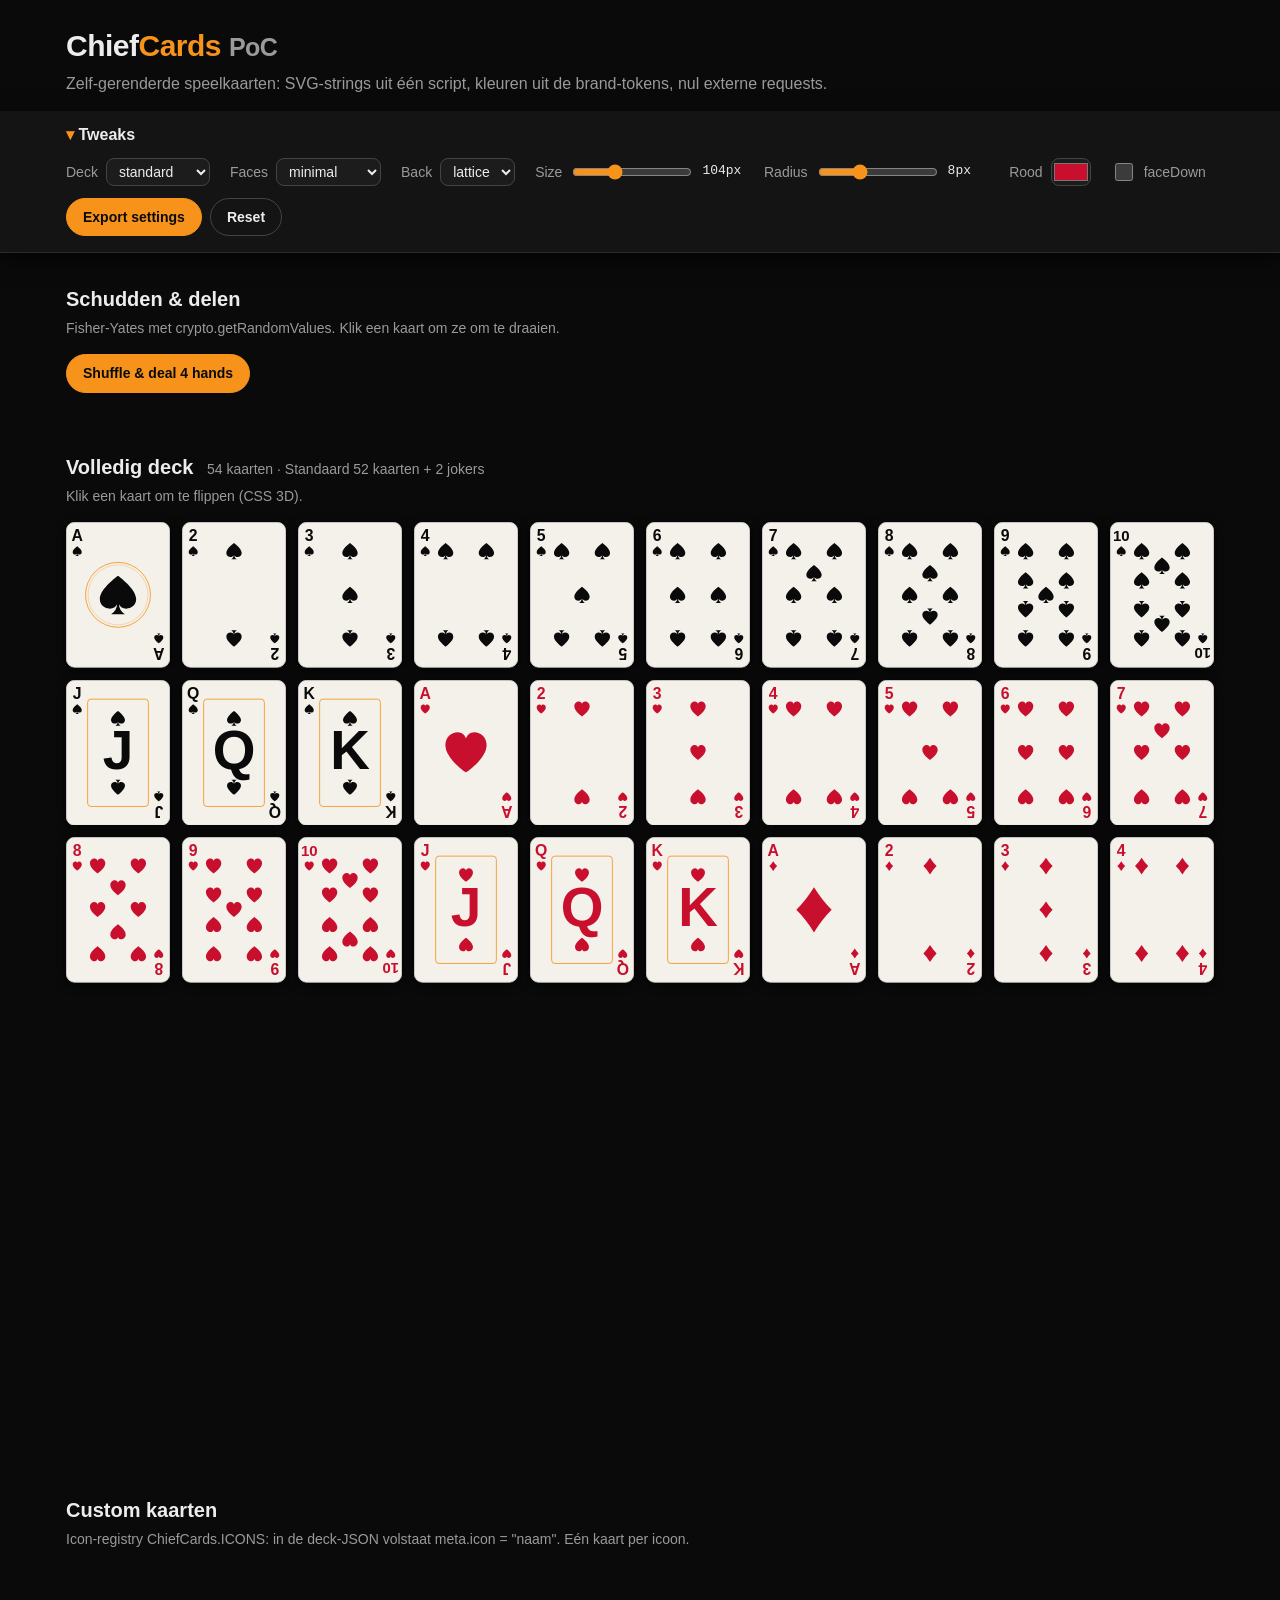
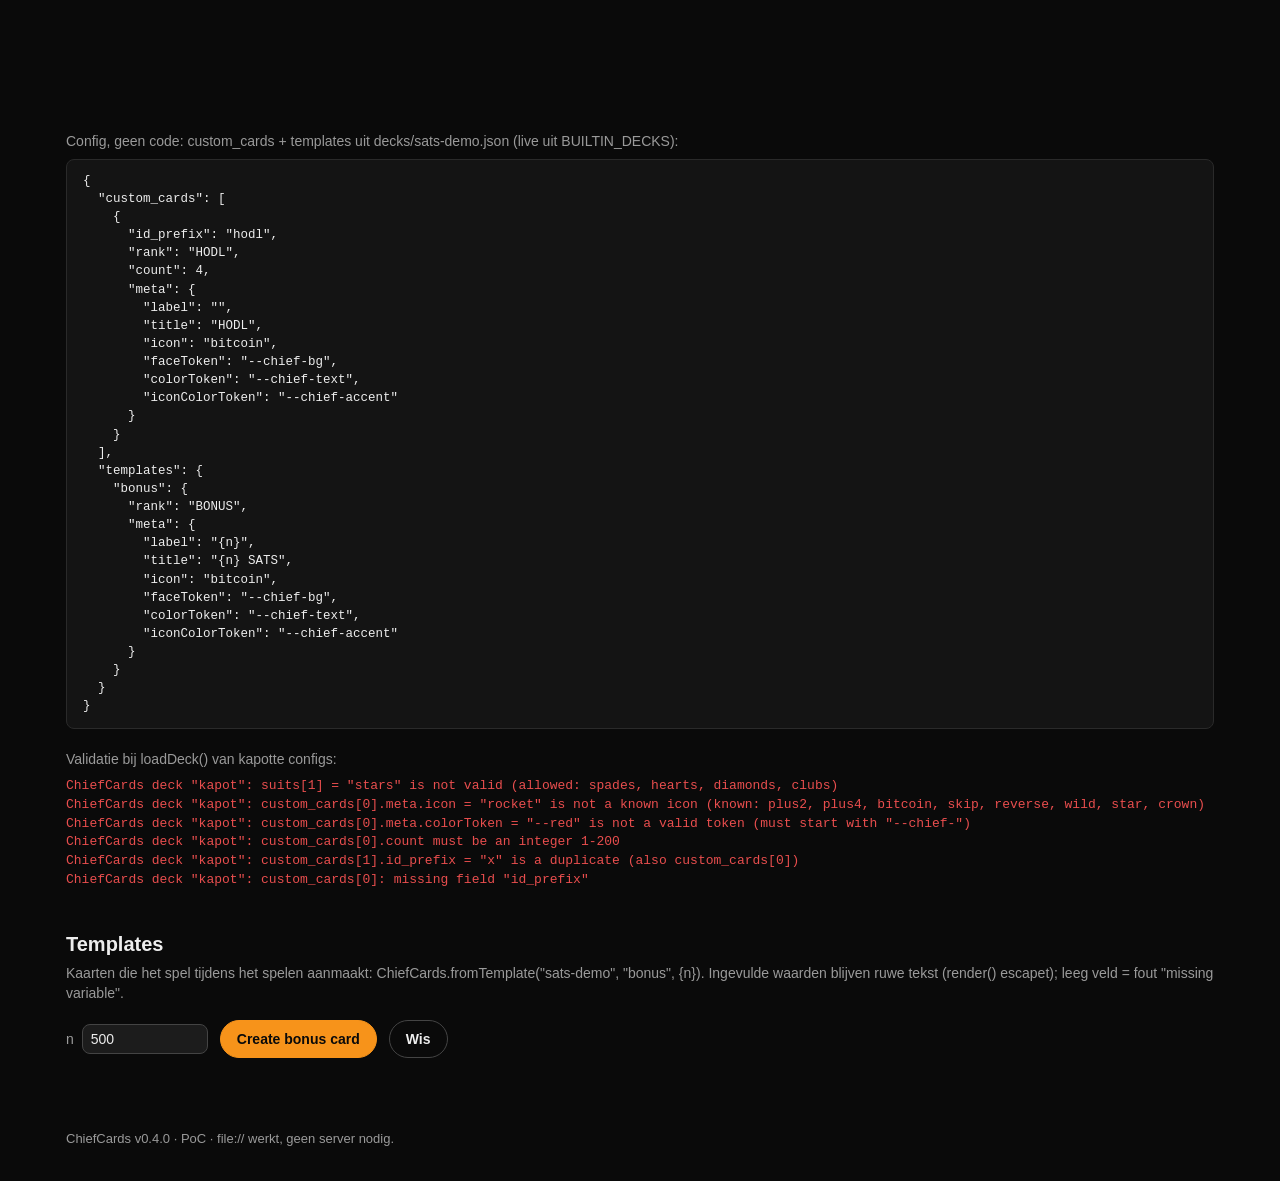
<file: cards/demo/index.html>
<!doctype html>
<html lang="nl">
<head>
<meta charset="utf-8">
<meta name="viewport" content="width=device-width, initial-scale=1">
<title>ChiefCards demo</title>
<link rel="stylesheet" href="../../brand/chief-tokens.css">
<link rel="stylesheet" href="../chief-cards.css">
<style>
  :root { color-scheme: dark; }
  * { box-sizing: border-box; }
  html, body { margin: 0; }
  body {
    background: var(--chief-bg);
    color: var(--chief-text);
    font-family: var(--chief-font-body);
    line-height: 1.45;
    overflow-x: hidden;
  }
  .wrap { max-width: 1180px; margin: 0 auto; padding: 0 var(--chief-space-4); }
  header.top { padding: var(--chief-space-6) 0 var(--chief-space-4); }
  .wordmark { margin: 0; font-size: 30px; font-weight: 800; letter-spacing: -.5px; }
  .name-accent { color: var(--chief-accent); }
  .lede { margin: var(--chief-space-1) 0 0; color: var(--chief-muted); }
  .warn {
    margin: var(--chief-space-3) 0 0; padding: var(--chief-space-3) var(--chief-space-4);
    border: 1px solid var(--chief-err); border-radius: var(--chief-radius-sm);
    background: var(--chief-err-dim); color: var(--chief-text);
  }

  /* tweak panel */
  .panel {
    position: sticky; top: 0; z-index: 20;
    background: var(--chief-surface);
    border-bottom: 1px solid var(--chief-border);
    box-shadow: 0 6px 18px var(--chief-backdrop);
  }
  .panel summary {
    cursor: pointer; list-style: none; padding: var(--chief-space-3) 0;
    font-weight: 700; color: var(--chief-text); user-select: none;
  }
  .panel summary::-webkit-details-marker { display: none; }
  .panel summary::before { content: "▸ "; color: var(--chief-accent); }
  .panel details[open] summary::before { content: "▾ "; }
  .controls {
    display: flex; flex-wrap: wrap; align-items: center;
    gap: var(--chief-space-3) var(--chief-space-5);
    padding: 0 0 var(--chief-space-4);
  }
  .ctl { display: flex; align-items: center; gap: var(--chief-space-2); font-size: 14px; color: var(--chief-muted); }
  .ctl output { min-width: 3.2em; color: var(--chief-text); font-family: var(--chief-font-mono); font-size: 13px; }
  select, input[type="range"] { accent-color: var(--chief-accent); }
  select {
    background: var(--chief-surface-2); color: var(--chief-text);
    border: 1px solid var(--chief-border-strong); border-radius: var(--chief-radius-sm);
    padding: var(--chief-space-1) var(--chief-space-2); font: inherit; font-size: 14px;
  }
  input[type="range"] { width: 120px; }
  input[type="color"] {
    width: 40px; height: 28px; padding: 0; border: 1px solid var(--chief-border-strong);
    border-radius: var(--chief-radius-sm); background: var(--chief-surface-2); cursor: pointer;
  }
  input[type="checkbox"] { accent-color: var(--chief-accent); width: 18px; height: 18px; }
  .btns { display: flex; gap: var(--chief-space-2); flex-wrap: wrap; }
  .btn {
    appearance: none; border: 1px solid var(--chief-accent); border-radius: var(--chief-radius-pill);
    background: var(--chief-accent); color: var(--chief-accent-ink);
    padding: var(--chief-space-2) var(--chief-space-4); font: inherit; font-size: 14px; font-weight: 700; cursor: pointer;
  }
  .btn:hover { filter: brightness(1.08); }
  .btn:focus-visible, select:focus-visible, input:focus-visible, .panel summary:focus-visible {
    outline: 2px solid var(--chief-accent); outline-offset: 2px;
  }
  .btn-ghost { background: transparent; color: var(--chief-text); border-color: var(--chief-border-strong); }
  .btn-ghost:hover { border-color: var(--chief-accent); filter: none; }

  /* sections */
  section { padding: var(--chief-space-7) 0 var(--chief-space-2); }
  h2 { margin: 0 0 var(--chief-space-4); font-size: 20px; }
  h2 small { color: var(--chief-muted); font-weight: 400; font-size: 14px; margin-left: var(--chief-space-2); }
  .hint { color: var(--chief-muted); font-size: 14px; margin: calc(var(--chief-space-3) * -1) 0 var(--chief-space-4); }
  .grid { display: flex; flex-wrap: wrap; gap: var(--chief-space-3); }

  .hands { display: grid; gap: var(--chief-space-5); margin-top: var(--chief-space-5); }
  .hand h3 { margin: 0 0 var(--chief-space-2); font-size: 14px; color: var(--chief-muted); font-weight: 600; }
  .hand-row { display: flex; overflow-x: auto; padding: var(--chief-space-2) var(--chief-space-2) var(--chief-space-3); }
  .hand-row .cc-card { transition: transform .15s ease; animation: deal .35s ease-out both; }
  .hand-row .cc-card + .cc-card { margin-left: calc(var(--cc-w) * -0.58); }
  .hand-row .cc-card:hover, .hand-row .cc-card:focus-visible { transform: translateY(-10px); z-index: 1; }
  @keyframes deal { from { opacity: 0; transform: translateY(-24px); } to { opacity: 1; transform: none; } }
  @media (prefers-reduced-motion: reduce) { .hand-row .cc-card { animation: none; } }

  .custom-row { display: flex; flex-wrap: wrap; gap: var(--chief-space-5); align-items: flex-start; }
  pre, textarea {
    background: var(--chief-surface); color: var(--chief-text);
    border: 1px solid var(--chief-border); border-radius: var(--chief-radius-sm);
    font-family: var(--chief-font-mono); font-size: 12.5px;
  }
  pre { margin: 0; padding: var(--chief-space-3) var(--chief-space-4); overflow-x: auto; flex: 1 1 320px; min-width: 0; }
  .err-demo { margin-top: var(--chief-space-4); }
  .hint.sub { margin: var(--chief-space-5) 0 var(--chief-space-2); }
  .tpl-ctl { display: flex; flex-wrap: wrap; align-items: center; gap: var(--chief-space-3); }
  input[type="number"] {
    width: 9em; background: var(--chief-surface-2); color: var(--chief-text);
    border: 1px solid var(--chief-border-strong); border-radius: var(--chief-radius-sm);
    padding: var(--chief-space-1) var(--chief-space-2); font: inherit; font-size: 14px;
  }
  pre.tpl-out:empty { display: none; }
  .tpl-out { margin-top: var(--chief-space-4); }
  .err-demo code { display: block; color: var(--chief-err); white-space: pre-wrap; font-family: var(--chief-font-mono); font-size: 13px; }

  .export {
    margin-top: var(--chief-space-3); padding: var(--chief-space-4);
    background: var(--chief-surface-2); border: 1px solid var(--chief-border-strong); border-radius: var(--chief-radius);
  }
  .export textarea { width: 100%; min-height: 200px; padding: var(--chief-space-3); resize: vertical; }
  .export .btns { margin-top: var(--chief-space-3); align-items: center; }
  .status { color: var(--chief-ok); font-size: 14px; }

  footer.foot { padding: var(--chief-space-8) 0 var(--chief-space-7); color: var(--chief-muted); font-size: 13px; }

  @media (max-width: 600px) {
    .wordmark { font-size: 24px; }
    input[type="range"] { width: 96px; }
    .controls { gap: var(--chief-space-3); }
  }
</style>
</head>
<body>
<div class="wrap">
  <header class="top">
    <h1 class="wordmark">Chief<span class="name-accent">Cards</span> <small class="lede">PoC</small></h1>
    <p class="lede">Zelf-gerenderde speelkaarten: SVG-strings uit één script, kleuren uit de brand-tokens, nul externe requests.</p>
    <p class="warn" id="token-warn" hidden></p>
  </header>
</div>

<div class="panel" id="panel">
  <details class="wrap" open>
    <summary>Tweaks</summary>
    <div class="controls">
      <label class="ctl">Deck <select id="opt-deck"></select></label>
      <label class="ctl">Faces <select id="opt-face"></select></label>
      <label class="ctl">Back <select id="opt-back"></select></label>
      <label class="ctl">Size <input type="range" id="opt-size" min="56" max="200" step="2"><output id="out-size"></output></label>
      <label class="ctl">Radius <input type="range" id="opt-radius" min="0" max="24" step="1"><output id="out-radius"></output></label>
      <label class="ctl">Rood <input type="color" id="opt-red"></label>
      <label class="ctl"><input type="checkbox" id="opt-down"> faceDown</label>
      <div class="btns">
        <button type="button" class="btn" id="btn-export">Export settings</button>
        <button type="button" class="btn btn-ghost" id="btn-reset">Reset</button>
      </div>
    </div>
    <div class="export" id="export-box" hidden>
      <textarea id="export-json" readonly spellcheck="false" aria-label="Huidige settings als JSON"></textarea>
      <div class="btns">
        <button type="button" class="btn" id="btn-copy">Kopieer</button>
        <button type="button" class="btn btn-ghost" id="btn-close">Sluit</button>
        <span class="status" id="copy-status" role="status"></span>
      </div>
    </div>
  </details>
</div>

<main class="wrap">
  <section id="sec-deal">
    <h2>Schudden &amp; delen</h2>
    <p class="hint">Fisher-Yates met crypto.getRandomValues. Klik een kaart om ze om te draaien.</p>
    <button type="button" class="btn" id="btn-deal">Shuffle &amp; deal 4 hands</button>
    <div class="hands" id="hands"></div>
  </section>

  <section id="sec-full">
    <h2>Volledig deck <small id="deck-info"></small></h2>
    <p class="hint">Klik een kaart om te flippen (CSS 3D).</p>
    <div class="grid" id="grid-full"></div>
  </section>

  <section id="sec-custom">
    <h2>Custom kaarten</h2>
    <p class="hint">Icon-registry ChiefCards.ICONS: in de deck-JSON volstaat meta.icon = "naam". Eén kaart per icoon.</p>
    <div class="grid" id="grid-custom"></div>
    <p class="hint sub">Config, geen code: custom_cards + templates uit decks/sats-demo.json (live uit BUILTIN_DECKS):</p>
    <pre id="custom-code"></pre>
    <div class="err-demo">
      <p class="hint sub">Validatie bij loadDeck() van kapotte configs:</p>
      <code id="err-out"></code>
    </div>
  </section>

  <section id="sec-tpl">
    <h2>Templates</h2>
    <p class="hint">Kaarten die het spel tijdens het spelen aanmaakt: ChiefCards.fromTemplate("sats-demo", "bonus", {n}). Ingevulde waarden blijven ruwe tekst (render() escapet); leeg veld = fout "missing variable".</p>
    <div class="tpl-ctl">
      <label class="ctl">n <input type="number" id="tpl-n" value="500" min="0" step="1"></label>
      <button type="button" class="btn" id="btn-tpl">Create bonus card</button>
      <button type="button" class="btn btn-ghost" id="btn-tpl-clear">Wis</button>
    </div>
    <p class="err-demo"><code id="tpl-err" role="status"></code></p>
    <div class="grid" id="grid-tpl"></div>
    <pre id="tpl-out" class="tpl-out"></pre>
  </section>

  <footer class="foot">ChiefCards v<span id="ver"></span> · PoC · file:// werkt, geen server nodig.</footer>
</main>

<script src="../chief-cards.js"></script>
<script>
(function () {
  'use strict';
  var CC = window.ChiefCards;
  function $(id) { return document.getElementById(id); }
  var STORE_KEY = 'chief-cards-demo-v1';
  var docEl = document.documentElement;

  function token(name) { return getComputedStyle(docEl).getPropertyValue(name).trim(); }
  function isColorValue(v) { return /^.[0-9a-f]{6}$/i.test(v) && v.charAt(0) === String.fromCharCode(35); }

  var tokenRed = token('--chief-card-red');
  var tokenRadius = parseFloat(token('--chief-radius-sm'));
  var missing = ['--chief-bg', '--chief-card-face', '--chief-card-red', '--chief-accent'].filter(function (t) { return !token(t); });
  if (missing.length) {
    $('token-warn').hidden = false;
    $('token-warn').textContent = 'Tokens ontbreken (' + missing.join(', ') + '): laadt ../../brand/chief-tokens.css wel?';
  }

  var DEFAULT_STATE = {
    deck: 'standard',
    faceStyle: CC.DEFAULTS.faceStyle,
    backStyle: CC.DEFAULTS.backStyle,
    size: 104,
    radius: isNaN(tokenRadius) ? CC.DEFAULTS.radius : tokenRadius,
    faceDown: false,
    cardRed: tokenRed
  };
  var state = load();
  var dealt = null;

  function load() {
    var s = {}, k, saved = null;
    for (k in DEFAULT_STATE) s[k] = DEFAULT_STATE[k];
    try { saved = JSON.parse(localStorage.getItem(STORE_KEY) || 'null'); } catch (e) { saved = null; }
    if (saved && typeof saved === 'object') for (k in DEFAULT_STATE) if (saved[k] !== undefined) s[k] = saved[k];
    if (!CC.BUILTIN_DECKS[s.deck]) s.deck = DEFAULT_STATE.deck;
    if (CC.FACE_STYLES.indexOf(s.faceStyle) < 0) s.faceStyle = DEFAULT_STATE.faceStyle;
    if (CC.BACK_STYLES.indexOf(s.backStyle) < 0) s.backStyle = DEFAULT_STATE.backStyle;
    if (!isColorValue(s.cardRed)) s.cardRed = DEFAULT_STATE.cardRed;
    return s;
  }
  function save() { try { localStorage.setItem(STORE_KEY, JSON.stringify(state)); } catch (e) { /* private mode: ignore */ } }

  function opts(extra) {
    var o = { size: state.size, radius: state.radius, faceStyle: state.faceStyle, backStyle: state.backStyle, faceDown: state.faceDown };
    for (var k in extra || {}) o[k] = extra[k];
    return o;
  }

  function deckCards() { return CC.loadDeck(CC.BUILTIN_DECKS[state.deck]); }

  /* ---- controls ---- */
  function fillSelect(el, values) {
    el.innerHTML = values.map(function (v) { return '<option value="' + v + '">' + v + '</option>'; }).join('');
  }
  fillSelect($('opt-deck'), Object.keys(CC.BUILTIN_DECKS));
  fillSelect($('opt-face'), CC.FACE_STYLES);
  fillSelect($('opt-back'), CC.BACK_STYLES);

  function syncControls() {
    $('opt-deck').value = state.deck;
    $('opt-face').value = state.faceStyle;
    $('opt-back').value = state.backStyle;
    $('opt-size').value = state.size;
    $('out-size').textContent = state.size + 'px';
    $('opt-radius').value = state.radius;
    $('out-radius').textContent = state.radius + 'px';
    if (isColorValue(state.cardRed)) $('opt-red').value = state.cardRed;
    $('opt-down').checked = state.faceDown;
    applyRed();
  }
  function applyRed() {
    if (isColorValue(state.cardRed) && state.cardRed.toLowerCase() !== tokenRed.toLowerCase()) {
      docEl.style.setProperty('--chief-card-red', state.cardRed);   // demo-pagina only
    } else {
      docEl.style.removeProperty('--chief-card-red');
    }
  }

  var pending = 0;
  function rerender() {
    if (pending) return;
    pending = requestAnimationFrame(function () { pending = 0; renderAll(); });
  }

  function bind(id, key, parse, evName) {
    $(id).addEventListener(evName || 'change', function (e) {
      state[key] = parse(e.target);
      if (key === 'deck') dealt = null;
      save(); syncControls(); rerender();
    });
  }
  bind('opt-deck', 'deck', function (t) { return t.value; });
  bind('opt-face', 'faceStyle', function (t) { return t.value; });
  bind('opt-back', 'backStyle', function (t) { return t.value; });
  bind('opt-size', 'size', function (t) { return +t.value; }, 'input');
  bind('opt-radius', 'radius', function (t) { return +t.value; }, 'input');
  bind('opt-down', 'faceDown', function (t) { return t.checked; });
  $('opt-red').addEventListener('input', function (e) { state.cardRed = e.target.value; applyRed(); save(); });

  $('btn-reset').addEventListener('click', function () {
    var k; for (k in DEFAULT_STATE) state[k] = DEFAULT_STATE[k];
    dealt = null; save(); syncControls(); renderAll();
  });

  /* ---- export ---- */
  function exportJSON() {
    return JSON.stringify({
      chiefCards: {
        version: CC.VERSION,
        defaults: { size: state.size, radius: state.radius, faceStyle: state.faceStyle, backStyle: state.backStyle, faceDown: state.faceDown },
        deck: state.deck,
        tokens: { '--chief-card-red': state.cardRed },
        tokenChanged: state.cardRed.toLowerCase() !== tokenRed.toLowerCase()
      }
    }, null, 2);
  }
  $('btn-export').addEventListener('click', function () {
    $('export-json').value = exportJSON();
    $('export-box').hidden = false;
    $('copy-status').textContent = '';
    $('export-json').focus();
    $('export-json').select();
  });
  $('btn-close').addEventListener('click', function () { $('export-box').hidden = true; });
  $('btn-copy').addEventListener('click', function () {
    var ta = $('export-json'), text = ta.value;
    function done(ok) { $('copy-status').textContent = ok ? 'Gekopieerd.' : 'Kopiëren mislukt: selecteer en kopieer manueel.'; }
    function fallback() {
      ta.focus(); ta.select();
      var ok = false;
      try { ok = document.execCommand('copy'); } catch (e) { ok = false; }
      done(ok);
    }
    if (navigator.clipboard && navigator.clipboard.writeText) {
      navigator.clipboard.writeText(text).then(function () { done(true); }, fallback);
    } else {
      fallback();
    }
  });

  /* ---- deal ---- */
  function sortHand(hand) {
    var src = CC.BUILTIN_DECKS[state.deck], suits = src.suits || [], ranks = src.ranks || [], order = {};
    deckCards().forEach(function (c, i) { order[c.id] = i; });          // custom cards: deck order
    return hand.slice().sort(function (a, b) {
      var sa = suits.indexOf(a.suit), sb = suits.indexOf(b.suit);
      if (sa < 0) sa = 99; if (sb < 0) sb = 99;
      if (sa !== sb) return sa - sb;
      return (ranks.indexOf(a.rank) - ranks.indexOf(b.rank)) || (order[a.id] - order[b.id]);
    });
  }
  function deal() {
    var shuffled = CC.shuffle(deckCards());
    var per = Math.floor(shuffled.length / 4), hands = [[], [], [], []];
    for (var i = 0; i < per * 4; i++) hands[i % 4].push(shuffled[i]);
    dealt = { hands: hands.map(function (h) { return sortHand(h); }), stock: shuffled.slice(per * 4) };
    renderHands();
  }
  $('btn-deal').addEventListener('click', deal);

  function renderHands() {
    var el = $('hands');
    if (!dealt) { el.innerHTML = ''; return; }
    var html = dealt.hands.map(function (h, i) {
      return '<div class="hand"><h3>Hand ' + (i + 1) + ' · ' + h.length + ' kaarten</h3><div class="hand-row">' +
        h.map(function (c, j) {
          return CC.flipHTML(c, opts()).replace('<button ', '<button style="animation-delay:' + (j * 25 + i * 8) + 'ms" ');
        }).join('') + '</div></div>';
    });
    if (dealt.stock.length) {
      html.push('<div class="hand"><h3>Stapel · ' + dealt.stock.length + ' kaarten</h3><div class="hand-row">' +
        dealt.stock.map(function (c) { return CC.flipHTML(c, opts({ faceDown: true })); }).join('') + '</div></div>');
    }
    el.innerHTML = html.join('');
  }

  /* ---- custom cards: one card per registry icon ---- */
  var DARK = { faceToken: '--chief-bg', colorToken: '--chief-text', iconColorToken: '--chief-accent' };
  var ICON_LOOK = { bitcoin: DARK, plus4: DARK, crown: DARK, wild: { faceToken: '--chief-bg', colorToken: '--chief-text' },
    plus2: { colorToken: '--chief-card-red' } };
  var ICON_CARDS = Object.keys(CC.ICONS).map(function (name) {
    var meta = { label: '', title: name.toUpperCase(), icon: name }, look = ICON_LOOK[name] || {};
    for (var k in look) meta[k] = look[k];
    return { id: 'icon-' + name, suit: 'custom', rank: name.slice(0, 6), meta: meta };
  });

  /* config sample = the real sats-demo JSON (BUILTIN_DECKS), not a copy */
  var SATS = CC.BUILTIN_DECKS['sats-demo'];
  $('custom-code').textContent = JSON.stringify({ custom_cards: SATS.custom_cards, templates: SATS.templates }, null, 2);

  var BAD = [
    { name: 'kapot', suits: ['hearts', 'stars'], ranks: ['A'] },
    { name: 'kapot', custom_cards: [{ id_prefix: 'x', rank: 'X', count: 1, meta: { icon: 'rocket' } }] },
    { name: 'kapot', custom_cards: [{ id_prefix: 'x', rank: 'X', count: 1, meta: { colorToken: '--red' } }] },
    { name: 'kapot', custom_cards: [{ id_prefix: 'x', rank: 'X', count: 0 }] },
    { name: 'kapot', custom_cards: [{ id_prefix: 'x', rank: 'X', count: 1 }, { id_prefix: 'x', rank: 'Y', count: 1 }] },
    { name: 'kapot', custom_cards: [{ rank: 'X', count: 1 }] }
  ];
  $('err-out').textContent = BAD.map(function (cfg) {
    try { CC.loadDeck(cfg); return '(geen fout?!)'; } catch (e) { return e.message; }
  }).join('\n');

  /* ---- templates ---- */
  var tplCards = [];
  function renderTpl() { $('grid-tpl').innerHTML = tplCards.map(function (c) { return CC.flipHTML(c, opts()); }).join(''); }
  $('btn-tpl').addEventListener('click', function () {
    var raw = $('tpl-n').value.trim();
    var val = raw === '' ? undefined : (isFinite(+raw) ? +raw : raw);
    try {
      var card = CC.fromTemplate('sats-demo', 'bonus', { n: val });
      tplCards.push(card);
      $('tpl-err').textContent = '';
      $('tpl-out').textContent = JSON.stringify(card, null, 2);
      renderTpl();
    } catch (e) {
      $('tpl-err').textContent = e.message;
    }
  });
  $('btn-tpl-clear').addEventListener('click', function () {
    tplCards = []; $('tpl-out').textContent = ''; $('tpl-err').textContent = ''; renderTpl();
  });

  /* ---- render ---- */
  function renderAll() {
    var cards = deckCards();
    var src = CC.BUILTIN_DECKS[state.deck];
    $('deck-info').textContent = cards.length + ' kaarten · ' + (src.description || src.name);
    $('grid-full').innerHTML = cards.map(function (c) { return CC.flipHTML(c, opts()); }).join('');
    $('grid-custom').innerHTML = ICON_CARDS.map(function (c) { return CC.flipHTML(c, opts()); }).join('');
    renderHands();
    renderTpl();
  }

  CC.bindFlip(document.body);
  $('ver').textContent = CC.VERSION;
  syncControls();
  renderAll();
})();
</script>
</body>
</html>
</file>
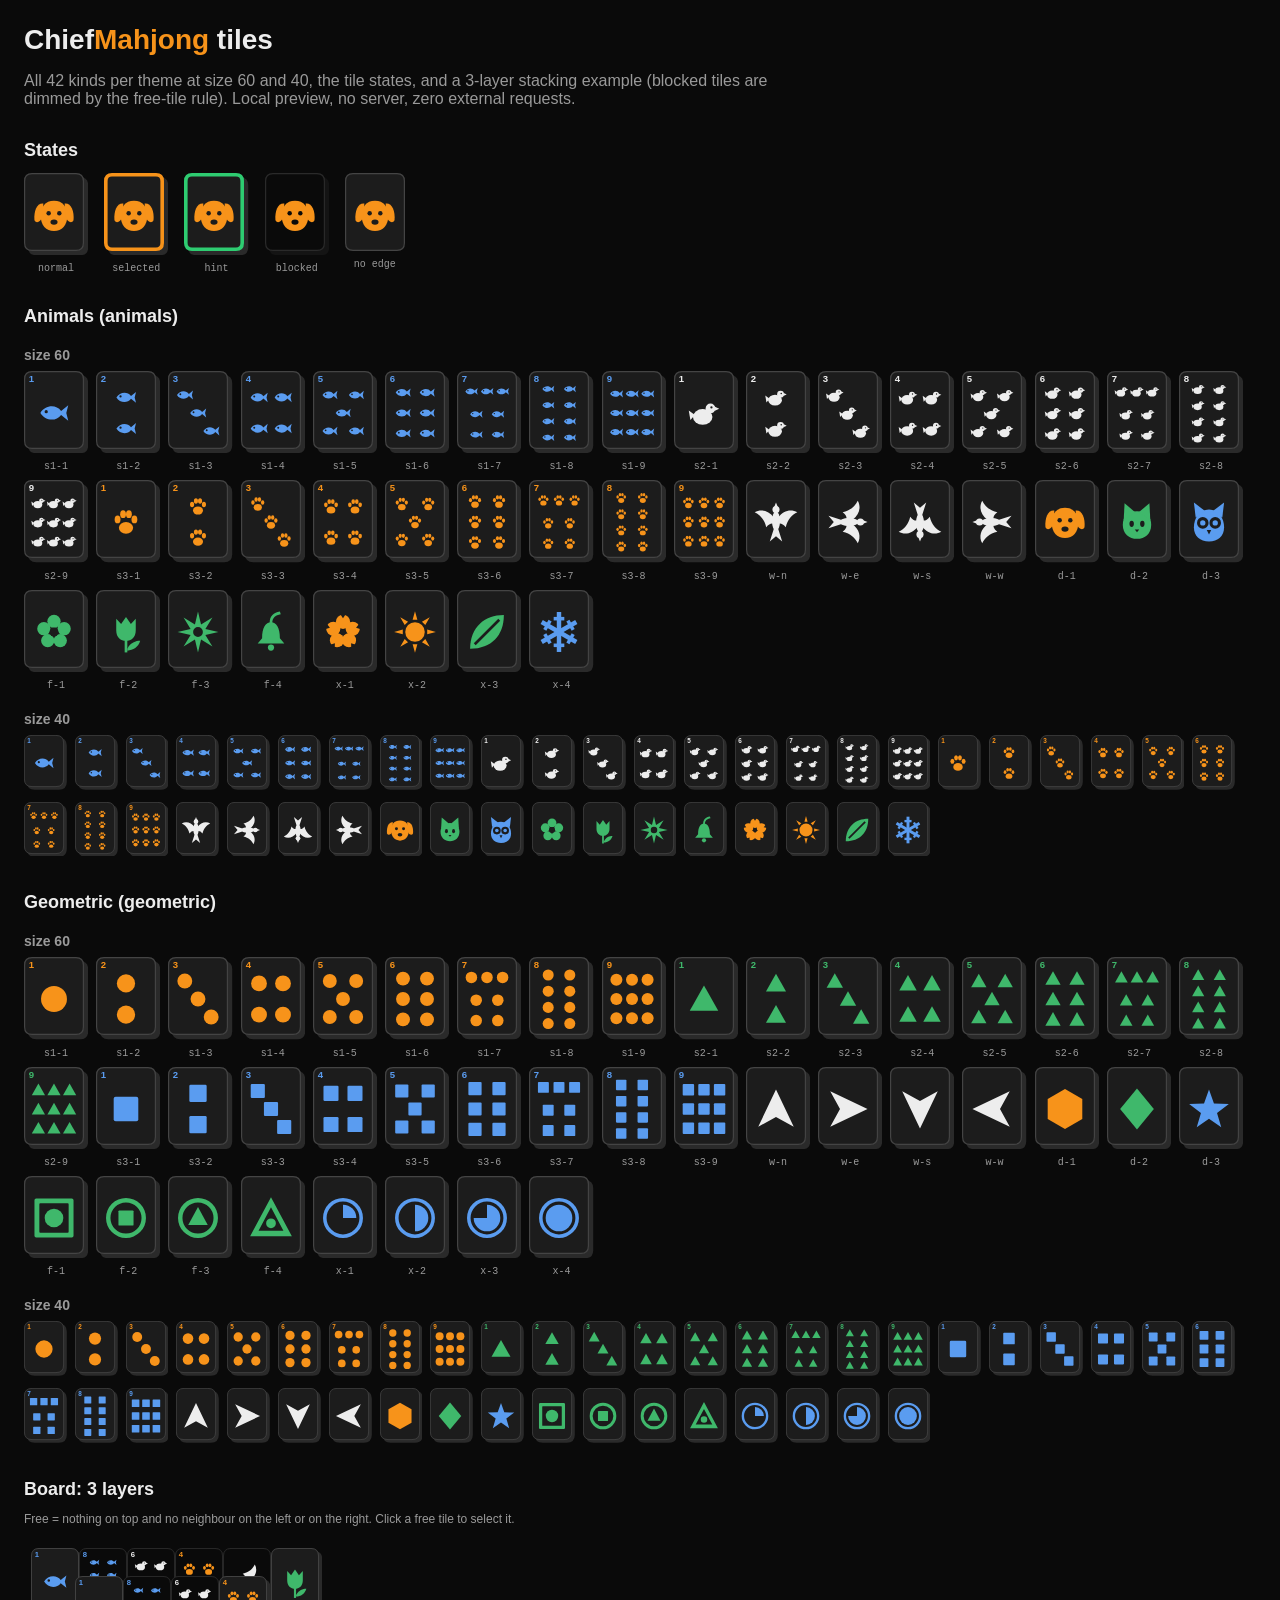
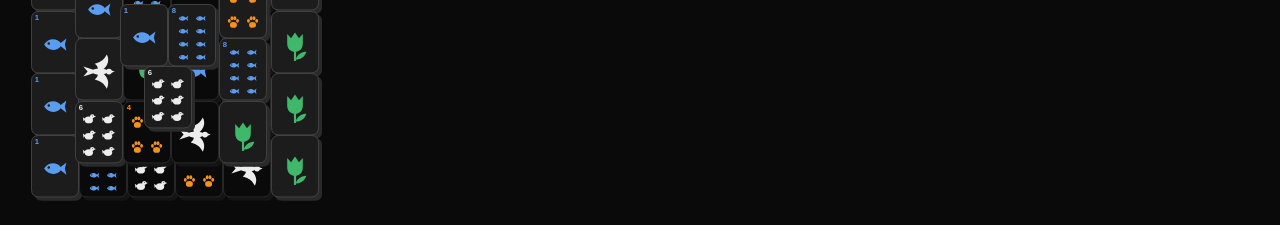
<file: mahjong/preview.html>
<!doctype html>
<html lang="en">
<head>
<meta charset="utf-8">
<meta name="viewport" content="width=device-width, initial-scale=1">
<title>ChiefMahjong — tile preview</title>
<link rel="stylesheet" href="../brand/chief-tokens.css">
<style>
  body { margin: 0; padding: var(--chief-space-6); background: var(--chief-bg); color: var(--chief-text);
         font-family: var(--chief-font-body); }
  h1 { margin: 0 0 var(--chief-space-2); font-size: 28px; }
  h1 .accent { color: var(--chief-accent); }
  h2 { margin: var(--chief-space-7) 0 var(--chief-space-3); font-size: 18px; }
  h3 { margin: var(--chief-space-5) 0 var(--chief-space-2); font-size: 14px; color: var(--chief-muted); font-weight: 600; }
  p { color: var(--chief-muted); max-width: 760px; }
  .grid { display: flex; flex-wrap: wrap; gap: var(--chief-space-2); align-items: flex-end; }
  .cell { display: flex; flex-direction: column; align-items: center; gap: var(--chief-space-1); }
  .cell span { font-family: var(--chief-font-mono); font-size: 10px; color: var(--chief-muted); }
  .states { display: flex; gap: var(--chief-space-4); flex-wrap: wrap; }
  .board { position: relative; margin-top: var(--chief-space-4); }
  .board > div { position: absolute; }
  .note { font-size: 12px; }
</style>
</head>
<body>
<h1>Chief<span class="accent">Mahjong</span> tiles</h1>
<p>All 42 kinds per theme at size 60 and 40, the tile states, and a 3-layer stacking example (blocked tiles are dimmed by
the free-tile rule). Local preview, no server, zero external requests.</p>

<h2>States</h2>
<div class="states" id="states"></div>

<div id="themes"></div>

<h2>Board: 3 layers</h2>
<p class="note">Free = nothing on top and no neighbour on the left or on the right. Click a free tile to select it.</p>
<div class="board" id="board"></div>

<script src="chief-mahjong.js"></script>
<script src="preview.js"></script>
</body>
</html>
</file>
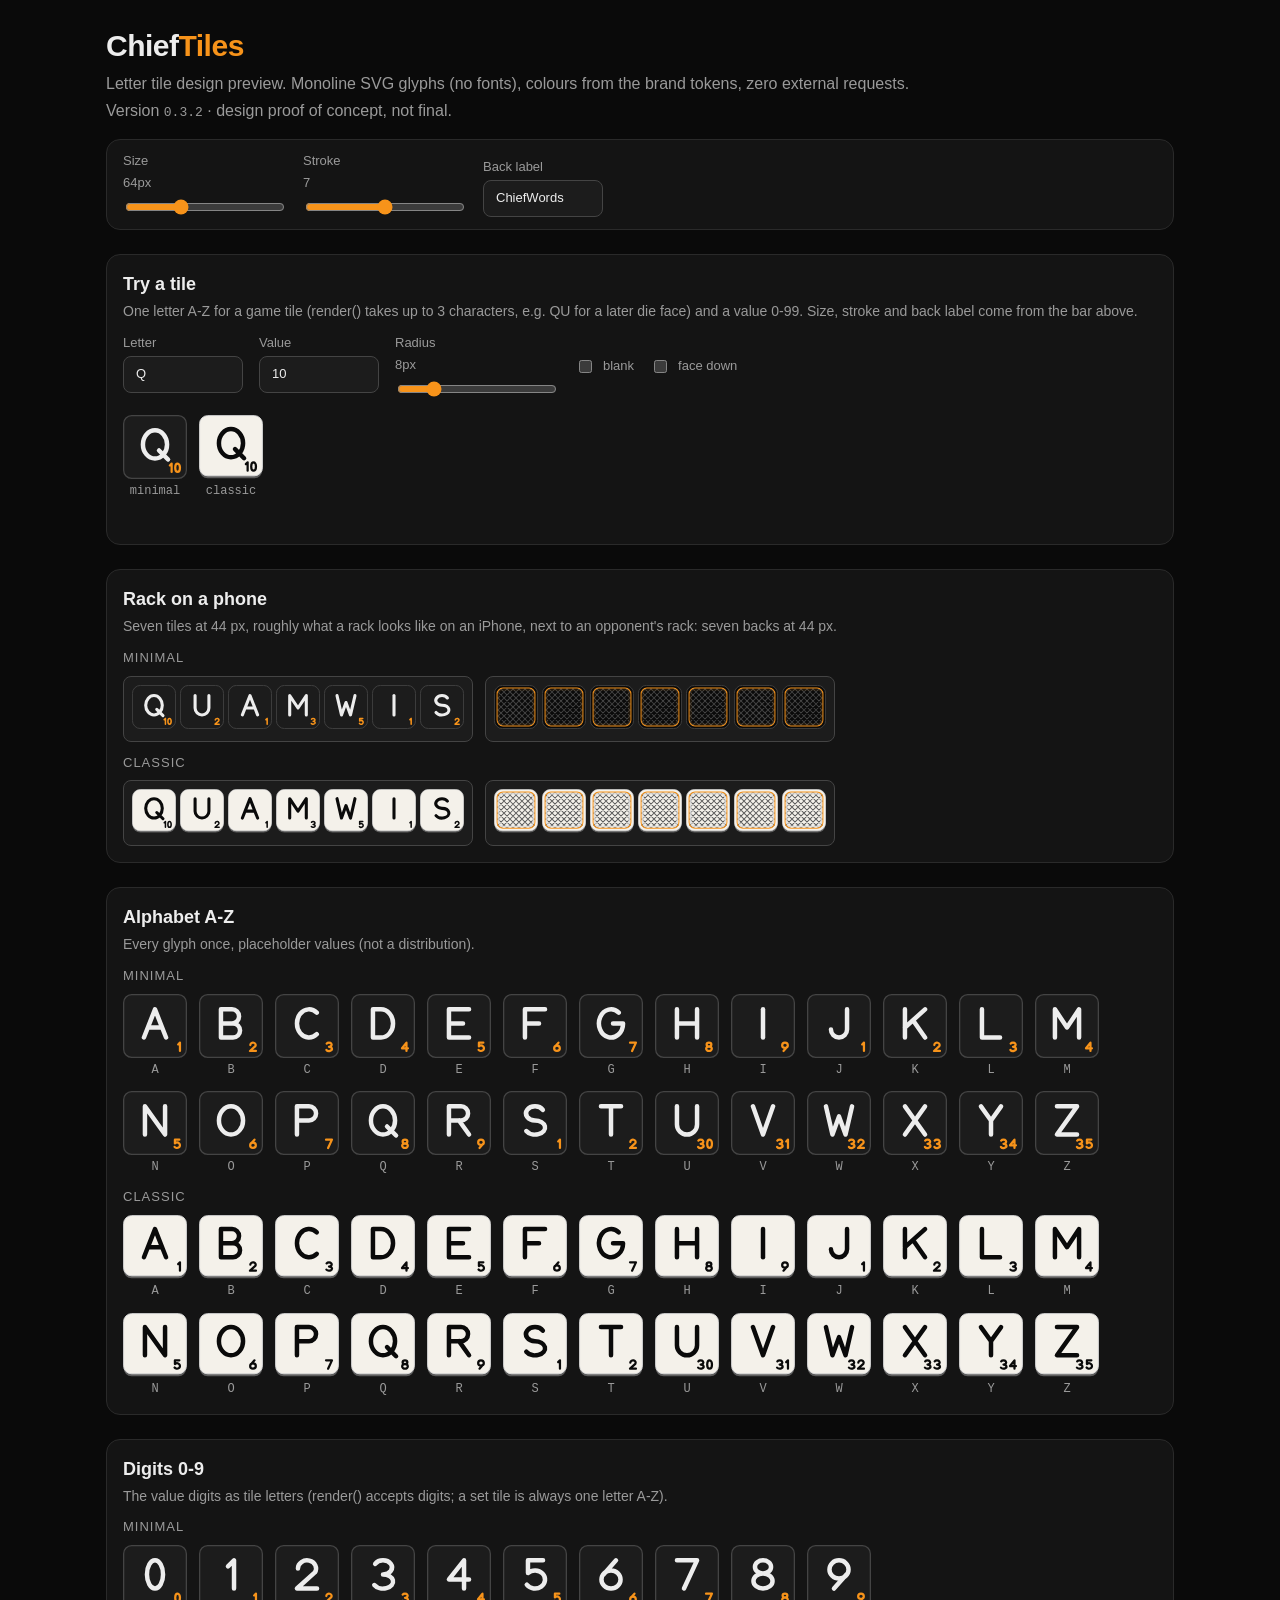
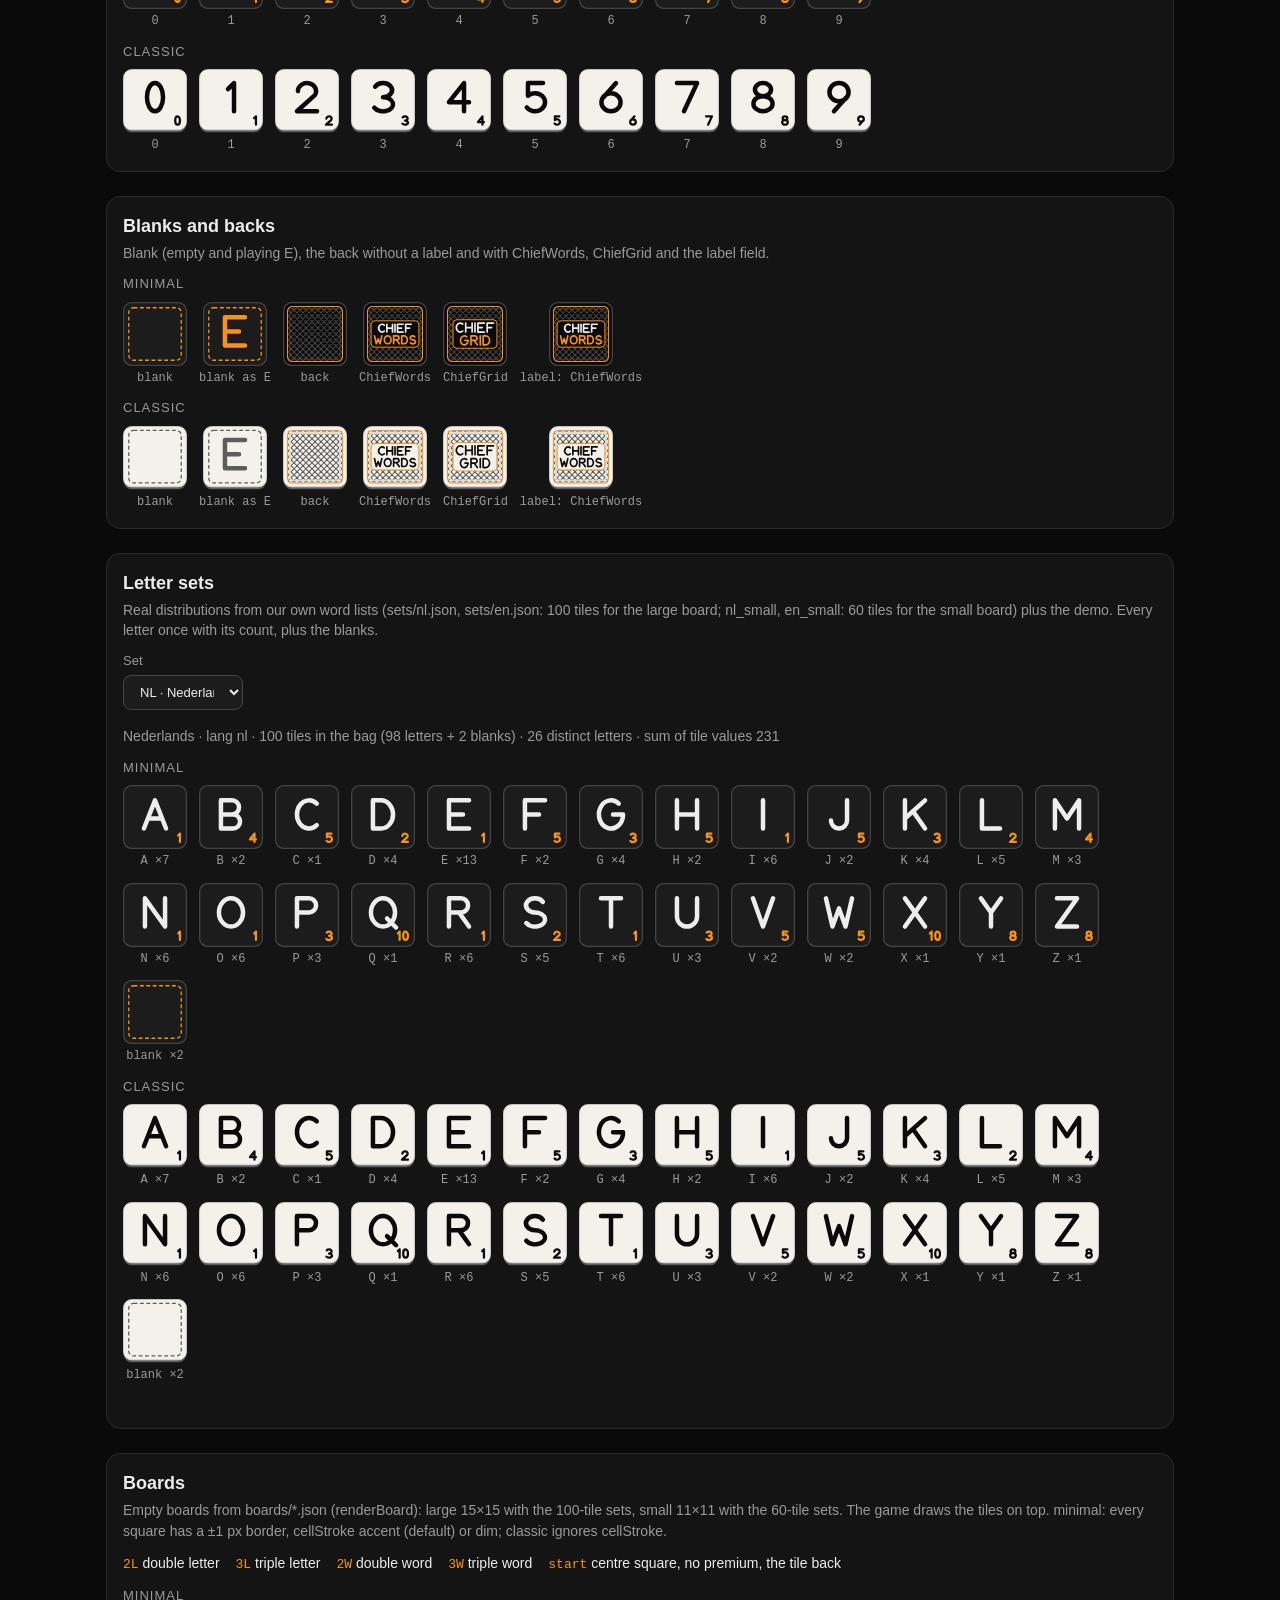
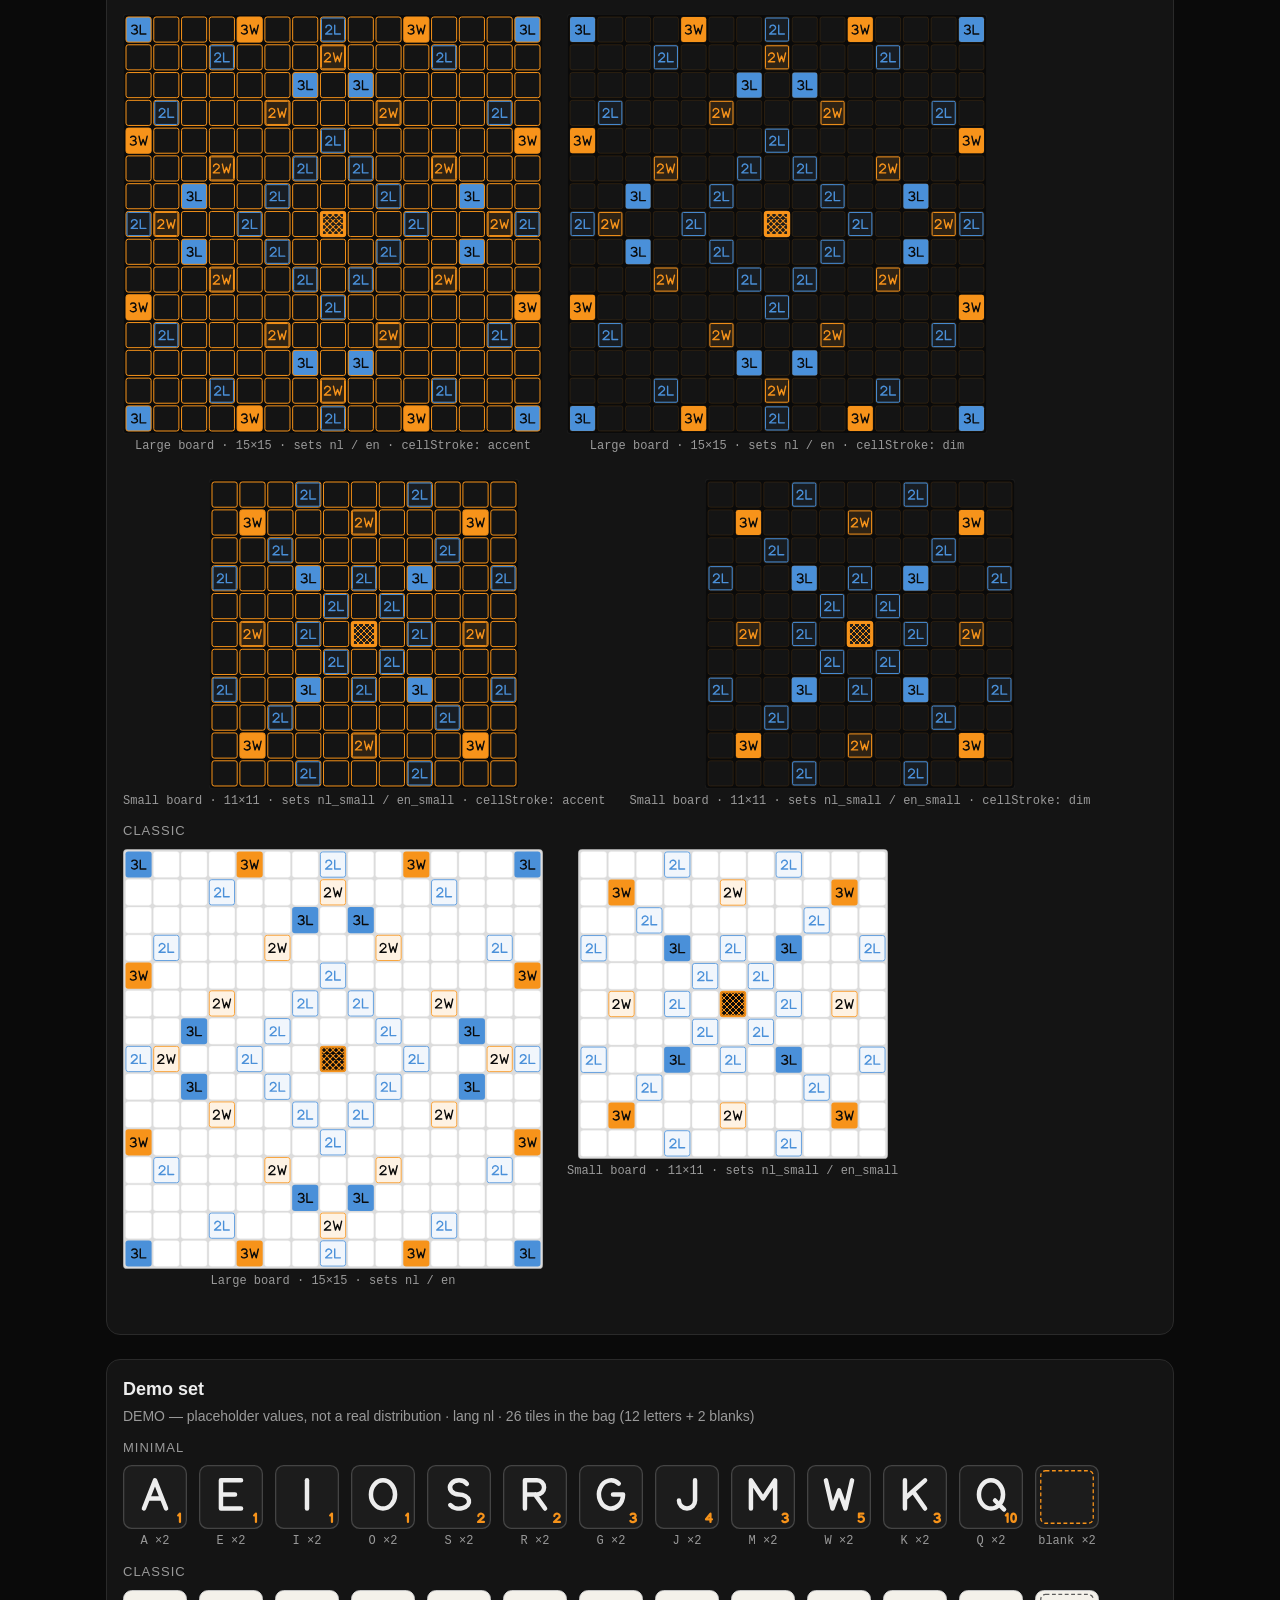
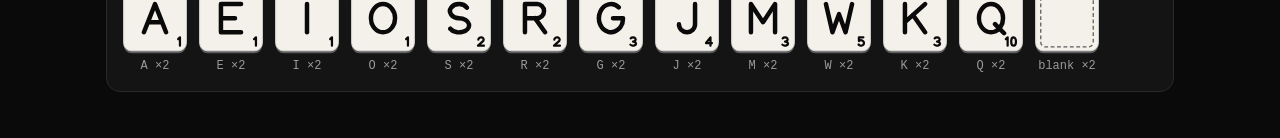
<file: tiles/preview.html>
<!doctype html>
<html lang="en">
<head>
<meta charset="utf-8">
<meta name="viewport" content="width=device-width, initial-scale=1">
<title>ChiefTiles preview</title>
<link rel="stylesheet" href="../brand/chief-tokens.css">
<style>
  :root { color-scheme: dark; }
  * { box-sizing: border-box; }
  html, body { margin: 0; }
  body {
    background: var(--chief-bg);
    color: var(--chief-text);
    font-family: var(--chief-font-body);
    line-height: 1.45;
    overflow-x: hidden;
  }
  .wrap { max-width: 1100px; margin: 0 auto; padding: 0 var(--chief-space-4) var(--chief-space-8); }
  header { padding: var(--chief-space-6) 0 var(--chief-space-4); }
  .wordmark { margin: 0; font-size: 30px; font-weight: 800; letter-spacing: -.5px; }
  .name-accent { color: var(--chief-accent); }
  .lede { margin: var(--chief-space-1) 0 0; color: var(--chief-muted); }
  .warn {
    margin: var(--chief-space-3) 0 0; padding: var(--chief-space-3) var(--chief-space-4);
    border: 1px solid var(--chief-err); border-radius: var(--chief-radius-sm);
    background: var(--chief-err-dim);
  }
  .warn[hidden] { display: none; }
  .global {
    position: sticky; top: 0; z-index: 2;
    display: flex; flex-wrap: wrap; gap: var(--chief-space-4); align-items: flex-end;
    padding: var(--chief-space-3) var(--chief-space-4);
    background: var(--chief-surface); border: 1px solid var(--chief-border); border-radius: var(--chief-radius);
  }
  section {
    margin-top: var(--chief-space-6); padding: var(--chief-space-4);
    background: var(--chief-surface); border: 1px solid var(--chief-border); border-radius: var(--chief-radius);
  }
  h2 { margin: 0 0 var(--chief-space-1); font-size: 18px; }
  .hint { margin: 0 0 var(--chief-space-3); color: var(--chief-muted); font-size: 14px; }
  .style-label { margin: var(--chief-space-3) 0 var(--chief-space-2); color: var(--chief-muted); font-size: 13px; text-transform: uppercase; letter-spacing: 1px; }
  .row { display: flex; flex-wrap: wrap; gap: var(--chief-space-3); align-items: flex-end; }
  figure { margin: 0; display: flex; flex-direction: column; align-items: center; gap: var(--chief-space-1); }
  figcaption { color: var(--chief-muted); font-size: 12px; font-family: var(--chief-font-mono); }
  .slot { line-height: 0; }
  .rack {
    display: inline-flex; gap: var(--chief-space-1); padding: var(--chief-space-2) var(--chief-space-2) var(--chief-space-3);
    background: var(--chief-surface-2); border: 1px solid var(--chief-border-strong); border-radius: var(--chief-radius-sm);
  }
  .controls { display: flex; flex-wrap: wrap; gap: var(--chief-space-4); margin-bottom: var(--chief-space-4); }
  label { display: flex; flex-direction: column; gap: var(--chief-space-1); font-size: 13px; color: var(--chief-muted); }
  label.inline { flex-direction: row; align-items: center; gap: var(--chief-space-2); }
  input[type="text"], input[type="number"], select {
    width: 120px; padding: var(--chief-space-2) var(--chief-space-3);
    background: var(--chief-surface-2); color: var(--chief-text);
    border: 1px solid var(--chief-border-strong); border-radius: var(--chief-radius-sm); font: inherit;
  }
  input[type="range"] { width: 160px; accent-color: var(--chief-accent); }
  .err { color: var(--chief-err); font-size: 14px; min-height: 1.4em; margin: var(--chief-space-2) 0 0; }
  code { font-family: var(--chief-font-mono); font-size: 13px; }
  .boards { display: flex; flex-wrap: wrap; gap: var(--chief-space-6); align-items: flex-start; }
  .board-slot { line-height: 0; max-width: 100%; }
  .board-slot svg { max-width: 100%; height: auto; }
  .legend { display: flex; flex-wrap: wrap; gap: var(--chief-space-2) var(--chief-space-4); margin: 0 0 var(--chief-space-3); padding: 0; list-style: none; font-size: 14px; }
  .legend code { color: var(--chief-accent); }
</style>
</head>
<body>
<div class="wrap">
  <header>
    <h1 class="wordmark">Chief<span class="name-accent">Tiles</span></h1>
    <p class="lede">Letter tile design preview. Monoline SVG glyphs (no fonts), colours from the brand tokens, zero external requests.</p>
    <p class="lede">Version <code id="version"></code> · design proof of concept, not final.</p>
    <p class="warn" id="token-warn" hidden></p>
  </header>

  <div class="global">
    <label>Size <span id="size-out"></span><input type="range" id="in-size" min="32" max="128" value="64"></label>
    <label>Stroke <span id="stroke-out"></span><input type="range" id="in-stroke" min="4" max="10" step="0.5" value="7"></label>
    <label>Back label <input type="text" id="in-label" maxlength="12" value="ChiefWords" autocomplete="off" spellcheck="false"></label>
  </div>

  <section>
    <h2>Try a tile</h2>
    <p class="hint">One letter A-Z for a game tile (render() takes up to 3 characters, e.g. QU for a later die face) and a value 0-99. Size, stroke and back label come from the bar above.</p>
    <div class="controls">
      <label>Letter <input type="text" id="in-letter" maxlength="3" value="Q" autocomplete="off" spellcheck="false"></label>
      <label>Value <input type="number" id="in-value" min="0" max="99" value="10"></label>
      <label>Radius <span id="radius-out"></span><input type="range" id="in-radius" min="0" max="40" value="8"></label>
      <label class="inline"><input type="checkbox" id="in-blank"> blank</label>
      <label class="inline"><input type="checkbox" id="in-down"> face down</label>
    </div>
    <div class="row" id="try-row"></div>
    <p class="err" id="try-err"></p>
  </section>

  <section id="rack">
    <h2>Rack on a phone</h2>
    <p class="hint">Seven tiles at 44 px, roughly what a rack looks like on an iPhone, next to an opponent's rack: seven backs at 44 px.</p>
    <div id="rack-rows"></div>
  </section>

  <section>
    <h2>Alphabet A-Z</h2>
    <p class="hint">Every glyph once, placeholder values (not a distribution).</p>
    <div id="alpha-rows"></div>
  </section>

  <section>
    <h2>Digits 0-9</h2>
    <p class="hint">The value digits as tile letters (render() accepts digits; a set tile is always one letter A-Z).</p>
    <div id="digit-rows"></div>
  </section>

  <section>
    <h2>Blanks and backs</h2>
    <p class="hint">Blank (empty and playing E), the back without a label and with ChiefWords, ChiefGrid and the label field.</p>
    <div id="special-rows"></div>
  </section>

  <section>
    <h2>Letter sets</h2>
    <p class="hint">Real distributions from our own word lists (sets/nl.json, sets/en.json: 100 tiles for the large board; nl_small, en_small: 60 tiles for the small board) plus the demo. Every letter once with its count, plus the blanks.</p>
    <div class="controls">
      <label>Set <select id="in-set">
        <option value="nl">NL · Nederlands</option>
        <option value="en">EN · English</option>
        <option value="nl_small">NL small · Nederlands (klein)</option>
        <option value="en_small">EN small · English (small)</option>
        <option value="demo">demo</option>
      </select></label>
    </div>
    <p class="hint" id="sets-summary"></p>
    <div id="sets-rows"></div>
    <p class="err" id="sets-err"></p>
  </section>

  <section id="boards">
    <h2>Boards</h2>
    <p class="hint">Empty boards from boards/*.json (renderBoard): large 15×15 with the 100-tile sets, small 11×11 with the 60-tile sets. The game draws the tiles on top. minimal: every square has a ±1 px border, cellStroke accent (default) or dim; classic ignores cellStroke.</p>
    <ul class="legend" id="board-legend">
      <li><code>2L</code> double letter</li>
      <li><code>3L</code> triple letter</li>
      <li><code>2W</code> double word</li>
      <li><code>3W</code> triple word</li>
      <li><code>start</code> centre square, no premium, the tile back</li>
    </ul>
    <div id="board-rows"></div>
    <p class="err" id="board-err"></p>
  </section>

  <section>
    <h2>Demo set</h2>
    <p class="hint" id="set-hint"></p>
    <div id="set-rows"></div>
  </section>
</div>

<script src="chief-tiles.js"></script>
<script>
(function () {
  'use strict';
  var CT = window.ChiefTiles;
  var ALPHA = 'ABCDEFGHIJKLMNOPQRSTUVWXYZ'.split('');
  var DIGITS = '0123456789'.split('');
  var RACK = [['Q', 10], ['U', 2], ['A', 1], ['M', 3], ['W', 5], ['I', 1], ['S', 2]];
  function $(id) { return document.getElementById(id); }
  function el(tag, cls) { var e = document.createElement(tag); if (cls) e.className = cls; return e; }
  function clear(node) { while (node.firstChild) node.removeChild(node.firstChild); }

  /* tile + caption; SVG via ChiefTiles.mount (never innerHTML), caption via textContent */
  function figure(tile, opts, caption) {
    var f = el('figure'), slot = el('div', 'slot'), cap = el('figcaption');
    CT.mount(slot, CT.render(tile, opts));
    cap.textContent = caption;
    f.appendChild(slot); f.appendChild(cap);
    return f;
  }
  function styleBlock(host, build) {
    clear(host);
    CT.FACE_STYLES.forEach(function (fs) {
      var lab = el('p', 'style-label'), row = el('div', 'row');
      lab.textContent = fs;
      build(row, fs);
      host.appendChild(lab); host.appendChild(row);
    });
  }
  function g() {
    return { size: +$('in-size').value, stroke: +$('in-stroke').value };
  }
  function opts(fs, extra) {
    var o = g(), k;
    o.faceStyle = fs;
    if (extra) for (k in extra) o[k] = extra[k];
    return o;
  }
  function label() {
    var v = $('in-label').value.trim();
    return v ? v : null;
  }

  $('version').textContent = CT.VERSION;

  var css = getComputedStyle(document.documentElement);
  var missing = ['--chief-surface-2', '--chief-die', '--chief-accent', '--chief-print-muted'].filter(function (t) {
    return !css.getPropertyValue(t).trim();
  });
  if (missing.length) {
    $('token-warn').hidden = false;
    $('token-warn').textContent = 'Tokens missing (' + missing.join(', ') + '): is ../brand/chief-tokens.css loaded?';
  }

  var set = CT.BUILTIN_SETS.demo;
  $('set-hint').textContent = set.name + ' · lang ' + set.lang + ' · ' + CT.loadSet('demo').length + ' tiles in the bag (' +
    set.tiles.length + ' letters + ' + set.blanks + ' blanks)';

  function drawAll() {
    var o = g();
    $('size-out').textContent = o.size + 'px';
    $('stroke-out').textContent = String(o.stroke);

    styleBlock($('rack-rows'), function (row, fs) {
      var rack = el('div', 'rack'), backs = el('div', 'rack');
      backs.setAttribute('data-rack', 'backs');
      RACK.forEach(function (t) {
        var slot = el('div', 'slot'), back = el('div', 'slot');
        CT.mount(slot, CT.render({ letter: t[0], value: t[1] }, { faceStyle: fs, size: 44, stroke: o.stroke }));
        CT.mount(back, CT.render({ letter: t[0], value: t[1] }, { faceStyle: fs, size: 44, stroke: o.stroke, faceDown: true }));
        rack.appendChild(slot);
        backs.appendChild(back);
      });
      row.appendChild(rack);
      row.appendChild(backs);
    });

    styleBlock($('alpha-rows'), function (row, fs) {
      ALPHA.forEach(function (L, i) {
        row.appendChild(figure({ letter: L, value: i < 20 ? (i % 9) + 1 : 10 + i }, opts(fs), L));
      });
    });

    styleBlock($('digit-rows'), function (row, fs) {
      DIGITS.forEach(function (d) {
        row.appendChild(figure({ letter: d, value: +d }, opts(fs), d));
      });
    });

    var lbl = null, lblErr = '';
    try { CT.render({ letter: 'A', value: 1 }, { faceDown: true, backLabel: label() }); lbl = label(); } catch (e) { lblErr = e.message; }
    styleBlock($('special-rows'), function (row, fs) {
      row.appendChild(figure({ blank: true }, opts(fs), 'blank'));
      row.appendChild(figure({ blank: true, letter: 'E' }, opts(fs), 'blank as E'));
      row.appendChild(figure({ letter: 'A', value: 1 }, opts(fs, { faceDown: true }), 'back'));
      row.appendChild(figure({ letter: 'A', value: 1 }, opts(fs, { faceDown: true, backLabel: 'ChiefWords' }), 'ChiefWords'));
      row.appendChild(figure({ letter: 'A', value: 1 }, opts(fs, { faceDown: true, backLabel: 'ChiefGrid' }), 'ChiefGrid'));
      if (lbl) row.appendChild(figure({ letter: 'A', value: 1 }, opts(fs, { faceDown: true, backLabel: lbl }), 'label: ' + lbl));
      else if (lblErr) row.appendChild(figure({ blank: true }, opts(fs), 'label error'));
    });

    styleBlock($('set-rows'), function (row, fs) {
      set.tiles.forEach(function (t) {
        row.appendChild(figure({ letter: t.letter, value: t.value }, opts(fs), t.letter + ' ×' + t.count));
      });
      row.appendChild(figure({ blank: true }, opts(fs), 'blank ×' + set.blanks));
    });
    drawSets();
    drawTry();
  }

  /* boards: large ±420 px and small ±310 px; minimal with cellStroke accent (default) and dim side by side,
     classic once (ignores cellStroke); drawn once (no global opts) */
  function drawBoards() {
    var host = $('board-rows');
    $('board-err').textContent = '';
    try {
      styleBlock(host, function (row, fs) {
        row.className = 'boards';
        var strokes = fs === 'minimal' ? ['accent', 'dim'] : [null];
        [['large', 420], ['small', 310]].forEach(function (b) { strokes.forEach(function (cs) {
          var v = CT.validateBoard(CT.BUILTIN_BOARDS[b[0]]);
          var f = el('figure'), slot = el('div', 'board-slot'), cap = el('figcaption');
          var bo = { size: b[1], faceStyle: fs };
          if (cs) bo.cellStroke = cs;
          CT.mount(slot, CT.renderBoard(b[0], bo));
          f.setAttribute('data-cell-stroke', cs || 'n/a');
          cap.textContent = v.name + ' · ' + v.size + '×' + v.size + ' · sets ' + v.sets.nl + ' / ' + v.sets.en +
            (cs ? ' · cellStroke: ' + cs : '');
          f.appendChild(slot); f.appendChild(cap);
          row.appendChild(f);
        }); });
      });
    } catch (e) {
      clear(host);
      $('board-err').textContent = e.message;
    }
  }

  /* letter sets: pick nl / en / demo, every letter once with ×count, plus the blanks */
  function drawSets() {
    var host = $('sets-rows'), sid = $('in-set').value;
    $('sets-err').textContent = '';
    try {
      var s = CT.validateSet(CT.BUILTIN_SETS[sid]);
      var points = s.tiles.reduce(function (a, t) { return a + t.count * t.value; }, 0);
      $('sets-summary').textContent = s.name + ' · lang ' + s.lang + ' · ' + CT.loadSet(sid).length + ' tiles in the bag (' +
        (s.total - s.blanks) + ' letters + ' + s.blanks + ' blanks) · ' + s.tiles.length + ' distinct letters · sum of tile values ' + points;
      styleBlock(host, function (row, fs) {
        s.tiles.forEach(function (t) {
          row.appendChild(figure({ letter: t.letter, value: t.value }, opts(fs), t.letter + ' ×' + t.count));
        });
        row.appendChild(figure({ blank: true }, opts(fs), 'blank ×' + s.blanks));
      });
    } catch (e) {
      clear(host);
      $('sets-summary').textContent = '';
      $('sets-err').textContent = e.message;
    }
  }
  $('in-set').addEventListener('change', drawSets);

  /* live designer */
  function drawTry() {
    var lblErr = '';
    try { CT.render({ letter: 'A', value: 1 }, { faceDown: true, backLabel: label() }); } catch (e) { lblErr = e.message; }
    var letter = $('in-letter').value, value = parseInt($('in-value').value, 10);
    var radius = +$('in-radius').value;
    $('radius-out').textContent = radius + 'px';
    var tile = $('in-blank').checked ? { blank: true, letter: letter } : { letter: letter, value: isNaN(value) ? 0 : value };
    var row = $('try-row');
    clear(row);
    $('try-err').textContent = lblErr;
    try {
      CT.FACE_STYLES.forEach(function (fs) {
        row.appendChild(figure(tile, opts(fs, { radius: radius, faceDown: $('in-down').checked, backLabel: lblErr ? null : label() }), fs));
      });
    } catch (e) {
      $('try-err').textContent = e.message;
    }
  }
  ['in-size', 'in-stroke', 'in-label'].forEach(function (id) {
    $(id).addEventListener('input', drawAll);
  });
  ['in-letter', 'in-value', 'in-radius', 'in-blank', 'in-down'].forEach(function (id) {
    $(id).addEventListener('input', drawTry);
    $(id).addEventListener('change', drawTry);
  });
  drawAll();
  drawBoards();
})();
</script>
</body>
</html>
</file>
<file: brand/chief-tokens.css>
/* chief-tokens.css — Chief huisstijl, bron van waarheid (chief-assets brand/).
   Eén donker thema voor alle sites, geen light-variant. Sites krijgen een kopie via de sync-engine,
   nooit met de hand bewerken in een site-repo. Merk-specifieke tokens (bv. QOTD --q-*) horen hier niet. */
:root {
  /* kern */
  --chief-bg:           #0a0a0a;
  --chief-surface:      #141414;
  --chief-text:         #ededed;
  --chief-muted:        #9a9a9a;
  --chief-accent:       #f7931a;
  --chief-border:       #2a2a2a;
  --chief-ok:           #2ecc71;
  --chief-err:          #e94e4e;
  --chief-radius:       14px;
  --chief-font-body:    -apple-system, BlinkMacSystemFont, "Segoe UI", Roboto, "Helvetica Neue", Arial, sans-serif;
  --chief-font-mono:    "JetBrains Mono", ui-monospace, SFMono-Regular, Menlo, monospace;
  --chief-font-display: var(--chief-font-body);   /* systeemfont sinds 2026-11-24 (geen webfonts); zwaar via --chief-fw-heavy */

  /* aanvullend */
  --chief-surface-2:     #1c1c1c;               /* hover/elevated */
  --chief-border-strong: #444444;               /* hover-border */
  --chief-accent-dim:    rgba(247,147,26,.12);  /* tag/badge-achtergrond */
  --chief-accent-ink:    #0a0a0a;               /* tekst óp accent-fill */
  --chief-ok-dim:        rgba(46,204,113,.12);  /* ok-tint: succes-box-achtergrond */
  --chief-err-dim:       rgba(233,78,78,.12);   /* err-tint: fout-box-achtergrond */
  --chief-backdrop:      rgba(0,0,0,.7);        /* modal-/lightbox-backdrop */
  --chief-die:           #f4f1ea;               /* crème dobbelsteenvlak; ogen --chief-bg (17.55 op die), 1-oog --chief-accent */
  --chief-card-face:     #f4f1ea;               /* cards PoC: crème kaartvlak (= --chief-die); zwarte kleuren ♠♣ = --chief-bg (17.55) */
  --chief-card-red:      #c8102e;               /* cards PoC: rode kleuren ♥♦, 5.22 op card-face */
  --chief-card-green:    #3fb86b;               /* ChiefMahjong-stenen: groen, 6.72 op --chief-surface-2 (steenvlak) */
  --chief-card-blue:     #5a9cf0;               /* ChiefMahjong-stenen: blauw, 6.04 op --chief-surface-2 (steenvlak) */
  --chief-radius-sm:     8px;                   /* inputs/selects */
  --chief-radius-pill:   999px;                 /* knoppen (standaard), tags */
  --chief-space-1: 4px;  --chief-space-2: 8px;  --chief-space-3: 12px; --chief-space-4: 16px;
  --chief-space-5: 20px; --chief-space-6: 24px; --chief-space-7: 32px; --chief-space-8: 48px;

  /* typografie (games UI ronde 2, 2026-11-24): schaal xs…title, rollen verwijzen naar een stap. Geen vaste px/rem in sites */
  --chief-fs-xs:       .75rem;                       /* 12 px: badges, kleine meta (ondergrens) */
  --chief-fs-sm:       .85rem;                       /* 13,6 px: labels, meta, seg, kleine knop */
  --chief-fs-md:       1rem;                         /* 16 px: body, knoppen */
  --chief-fs-lg:       1.15rem;                      /* 18,4 px: h2, scores, wordmark op smalle schermen */
  --chief-fs-xl:       1.4rem;                       /* 22,4 px: wordmark, eindtotalen */
  --chief-fs-title:    clamp(1.5rem, 5.5vw, 2.2rem); /* schermtitel (h1) */
  --chief-fs-wordmark: var(--chief-fs-xl);
  --chief-fs-subtitle: var(--chief-fs-lg);
  --chief-fs-body:     var(--chief-fs-md);
  --chief-fs-btn:      var(--chief-fs-md);
  --chief-fs-meta:     var(--chief-fs-sm);
  --chief-fs-score:    var(--chief-fs-xl);
  --chief-fw-bold:     700;                          /* knoppen, labels */
  --chief-fw-heavy:    800;                          /* wordmark, titels, scores, vroegere display-tekst */
  --chief-lh-tight:    1.15;
  --chief-lh-body:     1.45;

  /* tap-targets: bedieningsknoppen ≥ --chief-tap (spelstukken uitgezonderd) */
  --chief-tap:         44px;                         /* min-height/-width van knop, seg, chip, icoonknop */
  --chief-tap-big:     52px;                         /* .big-knoppen */
  --chief-tap-visual-sm: 32px;                       /* zichtbare hoogte van de kleine destructieve knop (tikvlak blijft --chief-tap) */

  /* grafieken: reeks 1 = --chief-accent (vlak: --chief-accent-dim) */
  --chief-chart-2:       #4a90d9;               /* reeks 2: 5.92 op bg, 3.34 op wit; blauw ≠ oranje/rood, ook bij protan/deutan */
  --chief-chart-2-dim:   rgba(74,144,217,.08);  /* vlak onder reeks 2 */

  /* print/PDF-export: wit papier (geen UI-thema; schermen blijven donker) */
  --chief-print-paper:   #ffffff;
  --chief-print-ink:     #0a0a0a;               /* 19.80 op paper */
  --chief-print-muted:   #5c5c5c;               /* 6.69 op paper */
  --chief-print-rule:    #dcdcdc;               /* lijnen, gridlines (decoratief) */
  --chief-print-ok:      #1a7f45;               /* 5.04 op paper */
  --chief-print-err:     #c0392b;               /* 5.44 op paper */
}
</file>
<file: cards/chief-cards.css>
/* chief-cards.css — ChiefCards PoC: flip-widget (ChiefCards.flipHTML) + basis.
   Enkel var(--chief-*): laad brand/chief-tokens.css eerst. */

.cc-svg { display: block; }

.cc-card {
  --cc-w: 120px;
  --cc-radius: var(--chief-radius-sm);
  position: relative;
  display: inline-block;
  flex: none;
  width: var(--cc-w);
  height: calc(var(--cc-w) * 1.4);
  margin: 0;
  padding: 0;
  border: 0;
  border-radius: var(--cc-radius);
  background: none;
  color: inherit;
  font: inherit;
  cursor: pointer;
  perspective: calc(var(--cc-w) * 6);
  -webkit-tap-highlight-color: transparent;
  touch-action: manipulation;
}
.cc-card:focus-visible { outline: 2px solid var(--chief-accent); outline-offset: 3px; }

.cc-card-inner {
  position: absolute;
  inset: 0;
  -webkit-transform-style: preserve-3d;
  transform-style: preserve-3d;
  transition: transform .5s cubic-bezier(.2, .75, .25, 1);
}
.cc-card.is-flipped .cc-card-inner { transform: rotateY(180deg); }

.cc-face {
  position: absolute;
  inset: 0;
  border-radius: var(--cc-radius);
  box-shadow: 0 2px 10px var(--chief-backdrop);
  -webkit-backface-visibility: hidden;
  backface-visibility: hidden;
}
.cc-front { transform: rotateY(0deg); }          /* Safari: zonder transform werkt backface-visibility niet altijd */
.cc-back  { transform: rotateY(180deg); }
.cc-face .cc-svg { width: 100%; height: 100%; }

@media (hover: hover) {
  .cc-card:hover .cc-face { box-shadow: 0 4px 16px var(--chief-backdrop), 0 0 0 1px var(--chief-accent); }
}

@media (prefers-reduced-motion: reduce) {
  .cc-card-inner { transition: none; }
}
</file>
